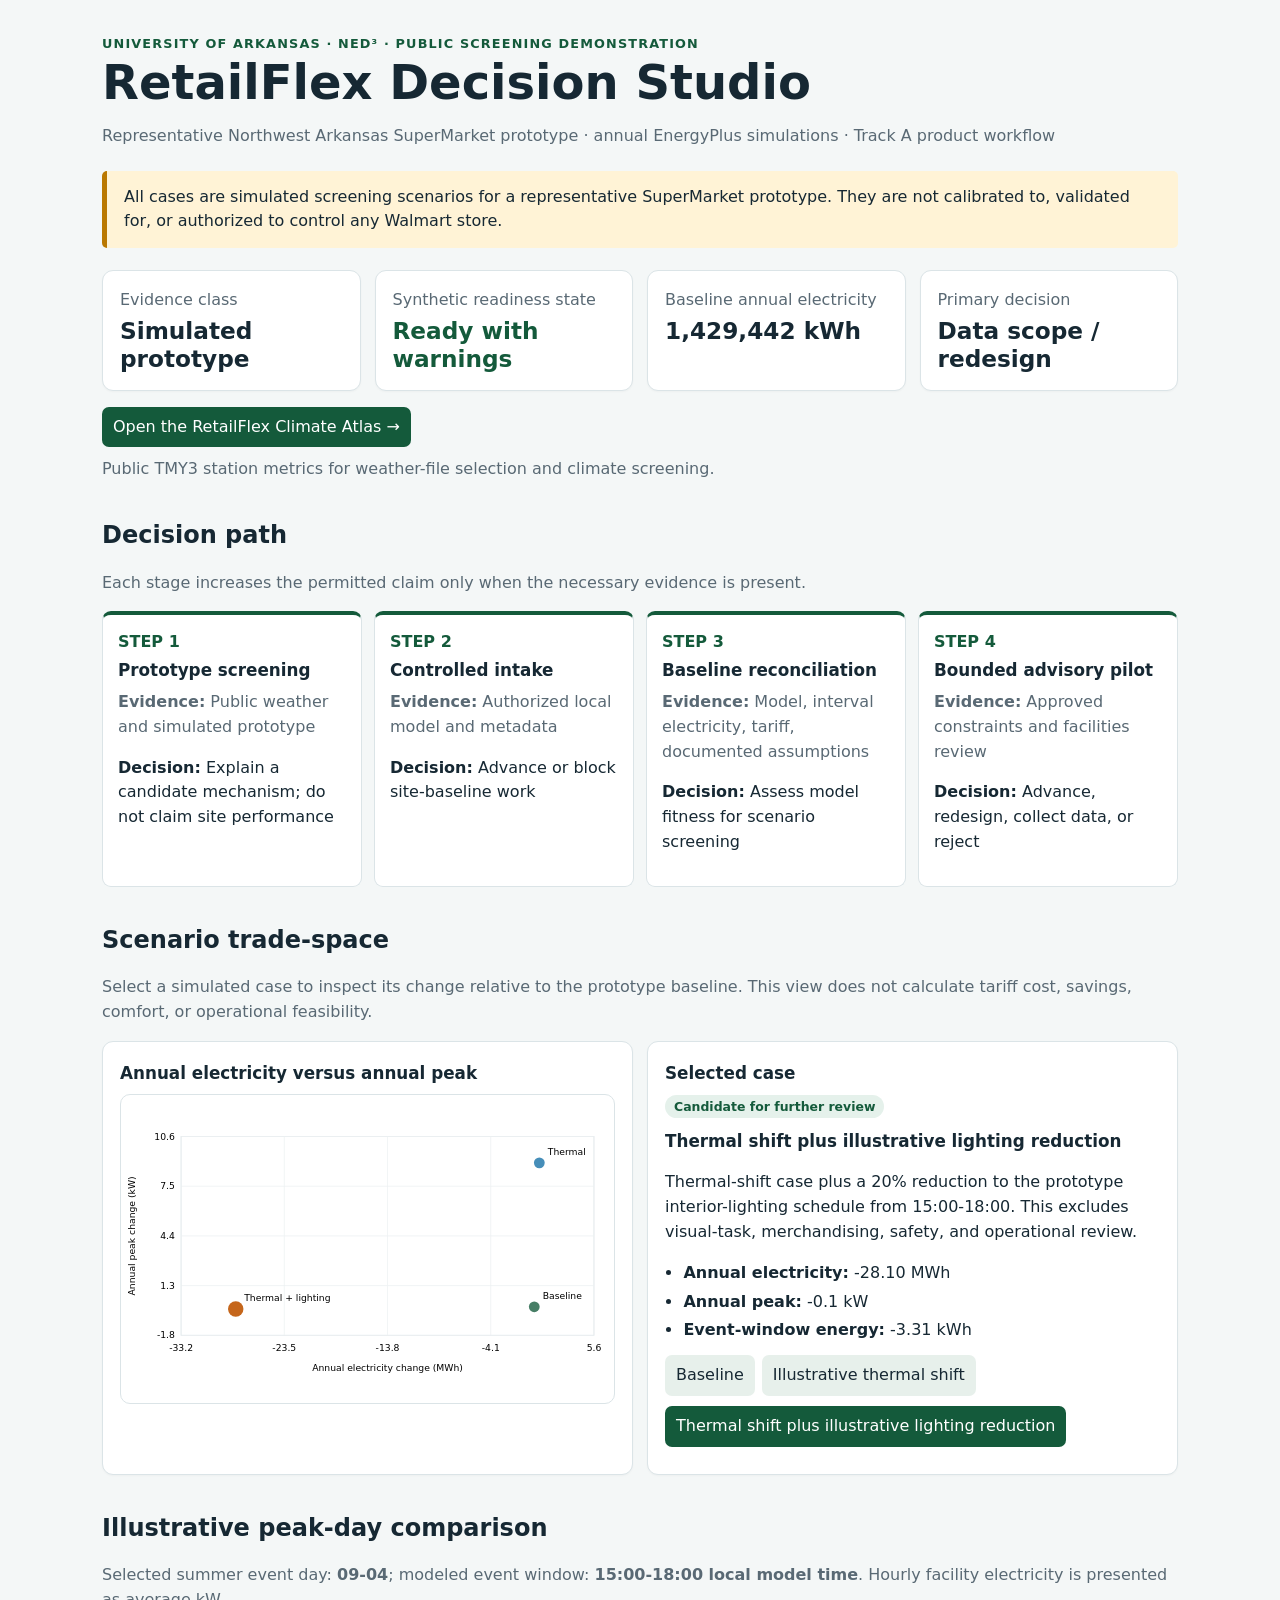
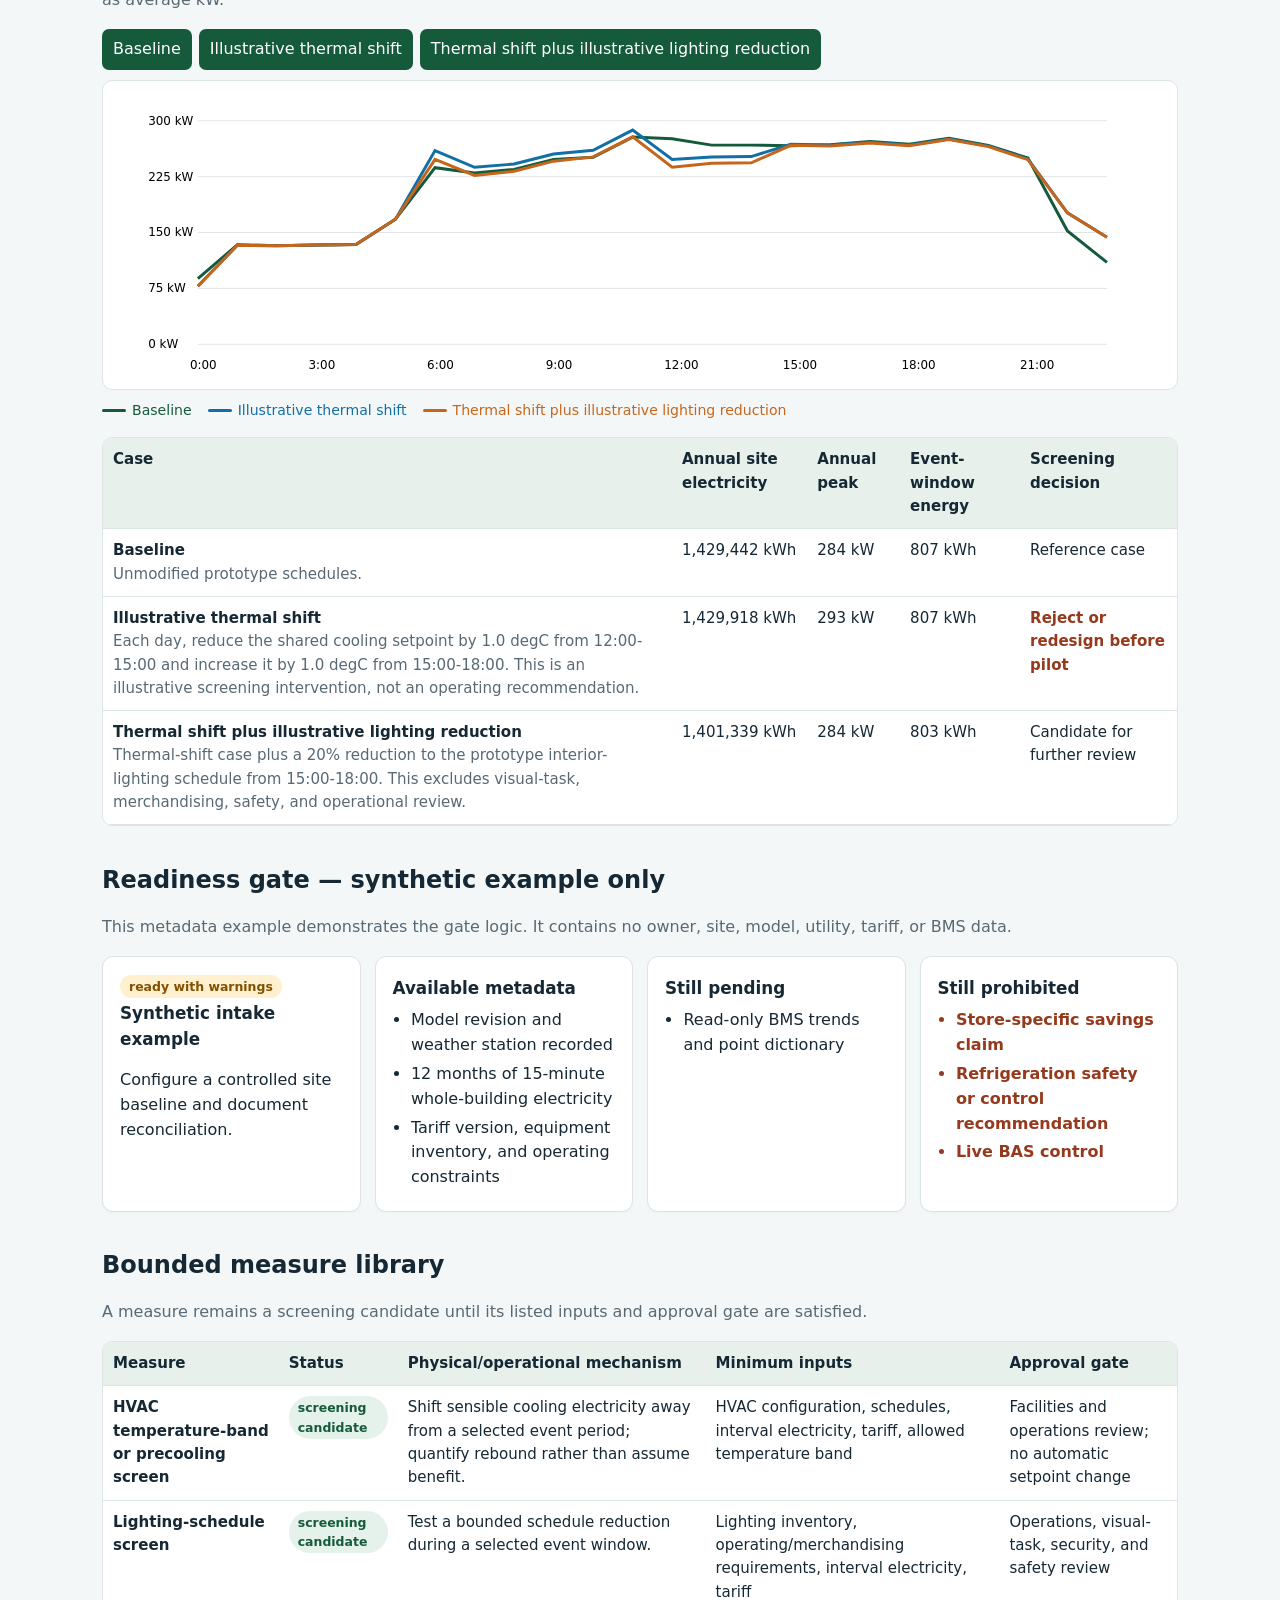
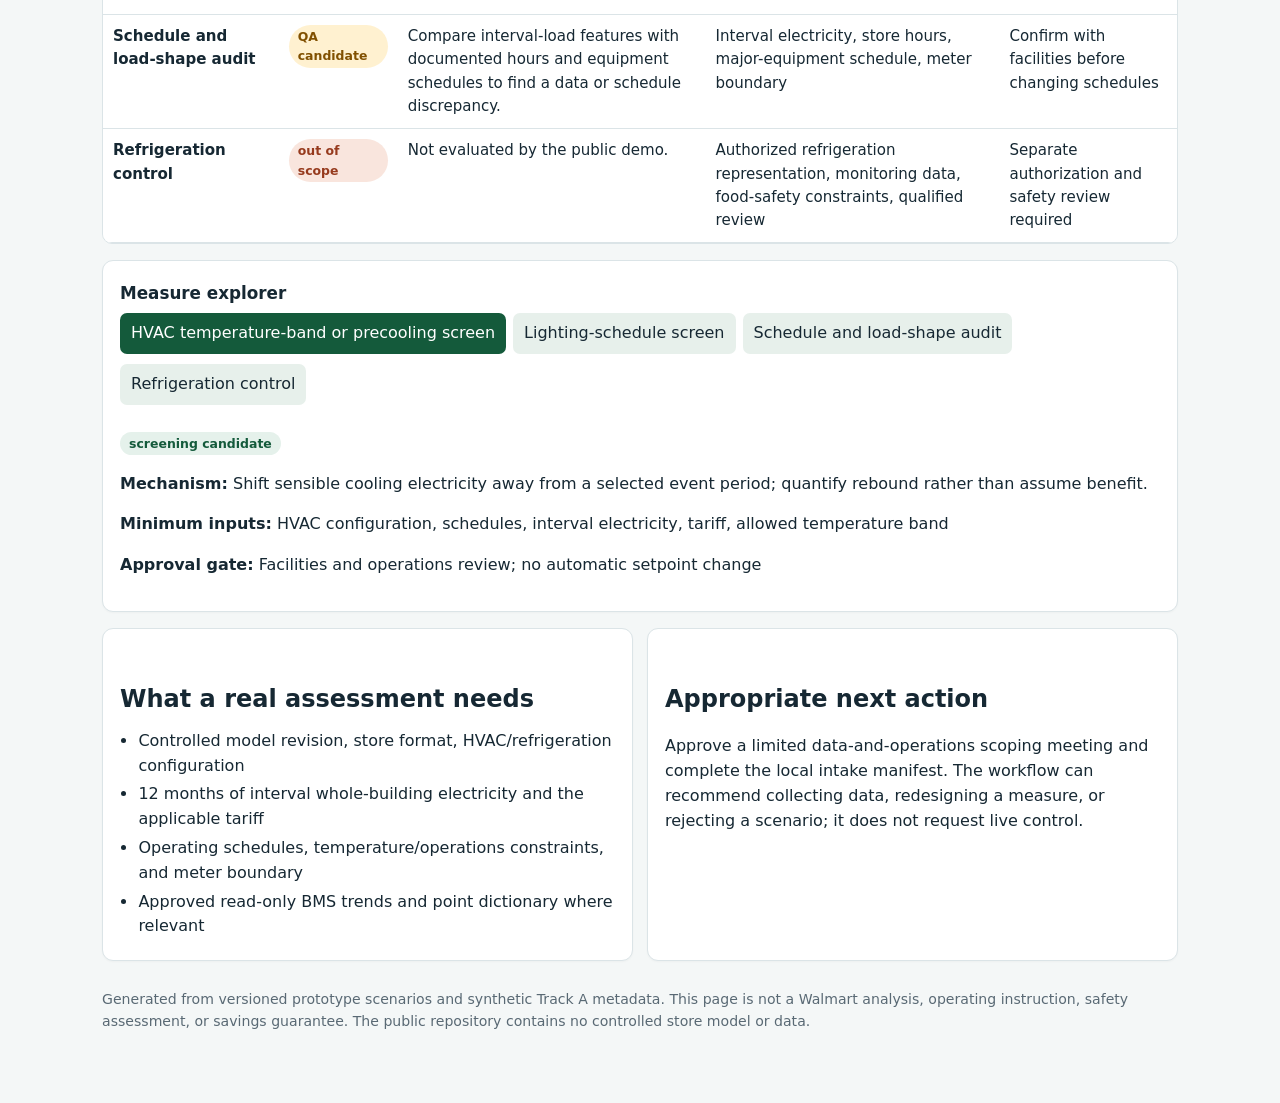
<file: docs/index.html>
<!doctype html>
<html lang="en">
<head>
  <meta charset="utf-8"><meta name="viewport" content="width=device-width, initial-scale=1">
  <title>RetailFlex Decision Studio</title>
  <style>
    :root { --green:#145a3b; --blue:#126fa6; --ink:#162833; --muted:#596974; --line:#dbe4e7; --paper:#f4f7f7; --amber:#fff3d6; --red:#963a1d; }
    * { box-sizing:border-box } body { margin:0; background:var(--paper); color:var(--ink); font:16px/1.55 system-ui,-apple-system,Segoe UI,sans-serif; }
    main { max-width:1120px; margin:auto; padding:34px 22px 56px; } .kicker { color:var(--green); font-size:.8rem; font-weight:800; letter-spacing:.09em; text-transform:uppercase; }
    h1 { font-size:clamp(2rem,5vw,3rem); line-height:1.05; margin:.22rem 0 .5rem; } h2 { margin:2.2rem 0 .65rem; } h3 { margin:.1rem 0 .45rem; font-size:1.05rem; }
    .muted { color:var(--muted) } .boundary { margin:22px 0; padding:14px 17px; background:var(--amber); border-left:5px solid #ba7800; border-radius:5px; }
    .grid { display:grid; grid-template-columns:repeat(auto-fit,minmax(210px,1fr)); gap:14px; } .card,.panel { background:#fff; border:1px solid var(--line); border-radius:11px; padding:17px; box-shadow:0 1px 2px #13222e08; }
    .metric { font-size:1.45rem; font-weight:780; line-height:1.2; margin-top:4px; } .good { color:var(--green) } .risk { color:var(--red); font-weight:750; } .tag { display:inline-block; border-radius:999px; padding:2px 9px; background:#e5f1eb; color:var(--green); font-size:.78rem; font-weight:750; }
    .tag.warn { background:#fff1d0; color:#815000 } .tag.no { background:#f9e5dd; color:var(--red) } .steps { display:grid; grid-template-columns:repeat(auto-fit,minmax(220px,1fr)); gap:12px; counter-reset:step; }
    .step { background:#fff; border-top:4px solid var(--green); border-radius:9px; padding:15px; border-left:1px solid var(--line); border-right:1px solid var(--line); border-bottom:1px solid var(--line); } .num { color:var(--green); font-weight:800; }
    table { width:100%; border-collapse:collapse; background:#fff; font-size:.94rem; } th,td { padding:10px; vertical-align:top; border-bottom:1px solid var(--line); text-align:left; } th { background:#e7f0eb; } .table-wrap { overflow-x:auto; border:1px solid var(--line); border-radius:10px; }
    svg { display:block; width:100%; height:310px; background:#fff; border:1px solid var(--line); border-radius:10px; } .chart-legend { display:flex; flex-wrap:wrap; gap:8px 16px; margin:10px 0 16px; color:var(--muted); font-size:.88rem; } .legend-item { display:inline-flex; align-items:center; gap:6px; } .legend-line { width:24px; height:0; border-top:3px solid currentColor; border-radius:2px; } .legend-item.hidden { opacity:.5; text-decoration:line-through; } button,.action-button { display:inline-block; color:#fff; background:var(--green); border:0; border-radius:7px; padding:8px 11px; margin:0 7px 10px 0; cursor:pointer; font:inherit; text-decoration:none; } .action-button:hover { background:#0d442c; color:#fff; } button.off { background:#80958a; } button.pick { background:#e7f0eb; color:var(--ink); } button.pick[aria-pressed="true"] { background:var(--green); color:#fff; }
    ul { margin:.45rem 0 0; padding-left:1.15rem } li { margin:.25rem 0 } .footer { color:var(--muted); font-size:.88rem; margin-top:28px; } a { color:var(--blue); } @media print { body{background:#fff}.boundary,.card,.panel,.step{box-shadow:none}button{display:none} }
  </style>
</head>
<body><main>
  <div class="kicker">University of Arkansas · NED³ · public screening demonstration</div>
  <h1>RetailFlex Decision Studio</h1>
  <p class="muted">Representative Northwest Arkansas SuperMarket prototype · annual EnergyPlus simulations · Track A product workflow</p>
  <div class="boundary" id="boundary"></div>
  <section class="grid" id="cards"></section>
  <p><a class="action-button" href="atlas/">Open the RetailFlex Climate Atlas →</a><br><span class="muted">Public TMY3 station metrics for weather-file selection and climate screening.</span></p>

  <h2>Decision path</h2>
  <p class="muted">Each stage increases the permitted claim only when the necessary evidence is present.</p>
  <section class="steps" id="workflow"></section>

  <h2>Scenario trade-space</h2>
  <p class="muted">Select a simulated case to inspect its change relative to the prototype baseline. This view does not calculate tariff cost, savings, comfort, or operational feasibility.</p>
  <section class="grid"><div class="panel"><h3>Annual electricity versus annual peak</h3><svg id="scatter" viewBox="0 0 640 340" role="img" aria-label="Scenario trade-space showing annual electricity change and annual peak change"></svg></div><div class="panel"><h3>Selected case</h3><div id="scenarioSelection"></div><div id="scenarioChooser" style="margin-top:12px"></div></div></section>

  <h2>Illustrative peak-day comparison</h2>
  <p class="muted">Selected summer event day: <strong id="day"></strong>; modeled event window: <strong id="window"></strong>. Hourly facility electricity is presented as average kW.</p>
  <div id="toggles"></div><svg id="chart" viewBox="0 0 1000 310" role="img" aria-label="Hourly facility electricity comparison"></svg><div id="chartLegend" class="chart-legend" aria-label="Scenario legend"></div>
  <div class="table-wrap"><table><thead><tr><th>Case</th><th>Annual site electricity</th><th>Annual peak</th><th>Event-window energy</th><th>Screening decision</th></tr></thead><tbody id="scenarioRows"></tbody></table></div>

  <h2>Readiness gate — synthetic example only</h2>
  <p class="muted">This metadata example demonstrates the gate logic. It contains no owner, site, model, utility, tariff, or BMS data.</p>
  <section class="grid" id="readiness"></section>

  <h2>Bounded measure library</h2>
  <p class="muted">A measure remains a screening candidate until its listed inputs and approval gate are satisfied.</p>
  <div class="table-wrap"><table><thead><tr><th>Measure</th><th>Status</th><th>Physical/operational mechanism</th><th>Minimum inputs</th><th>Approval gate</th></tr></thead><tbody id="measures"></tbody></table></div>
  <section class="panel" style="margin-top:16px"><h3>Measure explorer</h3><div id="measureControls"></div><div id="measureDetail"></div></section>

  <section class="grid" style="margin-top:16px"><div class="panel"><h2>What a real assessment needs</h2><ul><li>Controlled model revision, store format, HVAC/refrigeration configuration</li><li>12 months of interval whole-building electricity and the applicable tariff</li><li>Operating schedules, temperature/operations constraints, and meter boundary</li><li>Approved read-only BMS trends and point dictionary where relevant</li></ul></div><div class="panel"><h2>Appropriate next action</h2><p>Approve a limited data-and-operations scoping meeting and complete the local intake manifest. The workflow can recommend collecting data, redesigning a measure, or rejecting a scenario; it does not request live control.</p></div></section>
  <p class="footer">Generated from versioned prototype scenarios and synthetic Track A metadata. This page is not a Walmart analysis, operating instruction, safety assessment, or savings guarantee. The public repository contains no controlled store model or data.</p>
</main>
<script>
const d={"schema_version":"0.1.0","evidence_class":"simulated_screening","claim_boundary":"All cases are simulated screening scenarios for a representative SuperMarket prototype. They are not calibrated to, validated for, or authorized to control any Walmart store.","event_day":"09-04","event_window":"15:00-18:00 local model time","summaries":{"baseline":{"id":"baseline","label":"Baseline","description":"Unmodified prototype schedules.","annual_site_kwh":1429442.2385236416,"annual_peak_kw":284.3347507652194,"event_window_kwh":806.6900214908632,"event_day_hourly_kw":[{"hour":0,"kw":88.24962179710867},{"hour":1,"kw":133.69975288506575},{"hour":2,"kw":132.3963281115537},{"hour":3,"kw":133.20621645905914},{"hour":4,"kw":133.96319061485715},{"hour":5,"kw":167.82090044820785},{"hour":6,"kw":237.02501605264007},{"hour":7,"kw":229.7500212281658},{"hour":8,"kw":234.59481665743616},{"hour":9,"kw":247.84959247097828},{"hour":10,"kw":250.9132226174475},{"hour":11,"kw":278.08163379747515},{"hour":12,"kw":275.75769022640986},{"hour":13,"kw":267.2697221884451},{"hour":14,"kw":267.277377664394},{"hour":15,"kw":266.542644295609},{"hour":16,"kw":267.94751411680744},{"hour":17,"kw":272.1998630784467},{"hour":18,"kw":268.40465482505584},{"hour":19,"kw":276.52935400150795},{"hour":20,"kw":266.82209238056333},{"hour":21,"kw":250.04350898093685},{"hour":22,"kw":152.04997936931247},{"hour":23,"kw":109.98228443474477}]},"thermal_shift":{"id":"thermal_shift","label":"Illustrative thermal shift","description":"Each day, reduce the shared cooling setpoint by 1.0 degC from 12:00-15:00 and increase it by 1.0 degC from 15:00-18:00. This is an illustrative screening intervention, not an operating recommendation.","annual_site_kwh":1429918.243198524,"annual_peak_kw":293.304633808448,"event_window_kwh":807.029138991719,"event_day_hourly_kw":[{"hour":0,"kw":77.78588300979845},{"hour":1,"kw":132.96000369956454},{"hour":2,"kw":132.38053895516538},{"hour":3,"kw":133.19138510974463},{"hour":4,"kw":133.94763090157488},{"hour":5,"kw":167.80486528027714},{"hour":6,"kw":259.999968192814},{"hour":7,"kw":237.53040656269457},{"hour":8,"kw":241.89286753894785},{"hour":9,"kw":255.38108090630325},{"hour":10,"kw":260.46121496030435},{"hour":11,"kw":287.460508669702},{"hour":12,"kw":248.04680894231504},{"hour":13,"kw":251.48302253127912},{"hour":14,"kw":251.8875877363319},{"hour":15,"kw":268.4923676465932},{"hour":16,"kw":267.3366605826892},{"hour":17,"kw":271.2001107624367},{"hour":18,"kw":267.37648645356023},{"hour":19,"kw":275.57299014458596},{"hour":20,"kw":265.9248411936021},{"hour":21,"kw":248.68971759215935},{"hour":22,"kw":176.47767920095703},{"hour":23,"kw":143.7145892905659}]},"thermal_shift_lighting":{"id":"thermal_shift_lighting","label":"Thermal shift plus illustrative lighting reduction","description":"Thermal-shift case plus a 20% reduction to the prototype interior-lighting schedule from 15:00-18:00. This excludes visual-task, merchandising, safety, and operational review.","annual_site_kwh":1401339.09171478,"annual_peak_kw":284.19941982037346,"event_window_kwh":803.3842090536973,"event_day_hourly_kw":[{"hour":0,"kw":77.78086732878205},{"hour":1,"kw":132.931805384594},{"hour":2,"kw":132.36019702232633},{"hour":3,"kw":133.17181843272954},{"hour":4,"kw":133.9275860736643},{"hour":5,"kw":167.7843375833027},{"hour":6,"kw":248.20976170536602},{"hour":7,"kw":226.69341098605966},{"hour":8,"kw":232.18481543169884},{"hour":9,"kw":245.73402079654747},{"hour":10,"kw":251.4501984162289},{"hour":11,"kw":278.3573747061361},{"hour":12,"kw":237.66507276416985},{"hour":13,"kw":243.05091053257945},{"hour":14,"kw":243.5267750176696},{"hour":15,"kw":267.0016822568519},{"hour":16,"kw":266.1990110107544},{"hour":17,"kw":270.18351578609105},{"hour":18,"kw":266.45522841044715},{"hour":19,"kw":274.7279579668047},{"hour":20,"kw":265.2750488684644},{"hour":21,"kw":247.7295686800423},{"hour":22,"kw":176.44679776029017},{"hour":23,"kw":143.68145482605195}]}}}; const t={"schema_version":"0.1.0","evidence_class":"synthetic_metadata_and_simulated_prototype_outputs","readiness_example":{"label":"Synthetic intake example","status":"ready_with_warnings","next_step":"Configure a controlled site baseline and document reconciliation.","available":["Model revision and weather station recorded","12 months of 15-minute whole-building electricity","Tariff version, equipment inventory, and operating constraints"],"pending":["Read-only BMS trends and point dictionary"],"blocked_actions":["Store-specific savings claim","Refrigeration safety or control recommendation","Live BAS control"]},"workflow":[{"step":"1","title":"Prototype screening","evidence":"Public weather and simulated prototype","decision":"Explain a candidate mechanism; do not claim site performance"},{"step":"2","title":"Controlled intake","evidence":"Authorized local model and metadata","decision":"Advance or block site-baseline work"},{"step":"3","title":"Baseline reconciliation","evidence":"Model, interval electricity, tariff, documented assumptions","decision":"Assess model fitness for scenario screening"},{"step":"4","title":"Bounded advisory pilot","evidence":"Approved constraints and facilities review","decision":"Advance, redesign, collect data, or reject"}],"measure_library":[{"name":"HVAC temperature-band or precooling screen","state":"screening candidate","mechanism":"Shift sensible cooling electricity away from a selected event period; quantify rebound rather than assume benefit.","minimum_inputs":"HVAC configuration, schedules, interval electricity, tariff, allowed temperature band","approval_gate":"Facilities and operations review; no automatic setpoint change"},{"name":"Lighting-schedule screen","state":"screening candidate","mechanism":"Test a bounded schedule reduction during a selected event window.","minimum_inputs":"Lighting inventory, operating/merchandising requirements, interval electricity, tariff","approval_gate":"Operations, visual-task, security, and safety review"},{"name":"Schedule and load-shape audit","state":"QA candidate","mechanism":"Compare interval-load features with documented hours and equipment schedules to find a data or schedule discrepancy.","minimum_inputs":"Interval electricity, store hours, major-equipment schedule, meter boundary","approval_gate":"Confirm with facilities before changing schedules"},{"name":"Refrigeration control","state":"out of scope","mechanism":"Not evaluated by the public demo.","minimum_inputs":"Authorized refrigeration representation, monitoring data, food-safety constraints, qualified review","approval_gate":"Separate authorization and safety review required"}]}; const s=Object.values(d.summaries); const base=d.summaries.baseline;
const fmt=n=>n.toLocaleString(undefined,{maximumFractionDigits:0}); const verdict=x=>x.id==='baseline'?'Reference case':x.event_window_kwh<base.event_window_kwh?'Candidate for further review':'Reject or redesign before pilot';
document.querySelector('#boundary').textContent=d.claim_boundary; document.querySelector('#day').textContent=d.event_day; document.querySelector('#window').textContent=d.event_window;
document.querySelector('#cards').innerHTML=`<div class="card"><div class="muted">Evidence class</div><div class="metric">Simulated prototype</div></div><div class="card"><div class="muted">Synthetic readiness state</div><div class="metric good">Ready with warnings</div></div><div class="card"><div class="muted">Baseline annual electricity</div><div class="metric">${fmt(base.annual_site_kwh)} kWh</div></div><div class="card"><div class="muted">Primary decision</div><div class="metric">Data scope / redesign</div></div>`;
document.querySelector('#workflow').innerHTML=t.workflow.map(x=>`<article class="step"><div class="num">STEP ${x.step}</div><h3>${x.title}</h3><div class="muted"><strong>Evidence:</strong> ${x.evidence}</div><p><strong>Decision:</strong> ${x.decision}</p></article>`).join('');
document.querySelector('#scenarioRows').innerHTML=s.map(x=>`<tr><td><strong>${x.label}</strong><br><span class="muted">${x.description}</span></td><td>${fmt(x.annual_site_kwh)} kWh</td><td>${fmt(x.annual_peak_kw)} kW</td><td>${fmt(x.event_window_kwh)} kWh</td><td class="${verdict(x).startsWith('Reject')?'risk':''}">${verdict(x)}</td></tr>`).join('');
const r=t.readiness_example; document.querySelector('#readiness').innerHTML=`<div class="card"><span class="tag warn">${r.status.replaceAll('_',' ')}</span><h3>${r.label}</h3><p>${r.next_step}</p></div><div class="card"><h3>Available metadata</h3><ul>${r.available.map(x=>`<li>${x}</li>`).join('')}</ul></div><div class="card"><h3>Still pending</h3><ul>${r.pending.map(x=>`<li>${x}</li>`).join('')}</ul></div><div class="card"><h3>Still prohibited</h3><ul>${r.blocked_actions.map(x=>`<li class="risk">${x}</li>`).join('')}</ul></div>`;
document.querySelector('#measures').innerHTML=t.measure_library.map(x=>`<tr><td><strong>${x.name}</strong></td><td><span class="tag ${x.state==='out of scope'?'no':x.state==='QA candidate'?'warn':''}">${x.state}</span></td><td>${x.mechanism}</td><td>${x.minimum_inputs}</td><td>${x.approval_gate}</td></tr>`).join('');
let selectedScenarioId='thermal_shift_lighting'; let selectedMeasureIndex=0;
function scenarioById(id){return s.find(x=>x.id===id)}
function drawScatter(){const svg=document.querySelector('#scatter');const values=s.map(x=>({x:(x.annual_site_kwh-base.annual_site_kwh)/1000,y:x.annual_peak_kw-base.annual_peak_kw,label:x.label,id:x.id,event:x.event_window_kwh-base.event_window_kwh}));const extent=(values,key)=>{const a=values.map(v=>v[key]);const lo=Math.min(...a),hi=Math.max(...a),pad=Math.max((hi-lo)*.18,.15);return[lo-pad,hi+pad]};const [x0,x1]=extent(values,'x'),[y0,y1]=extent(values,'y'),L=78,R=26,T=24,B=58,W=640,H=340,x=v=>L+(v-x0)/(x1-x0)*(W-L-R),y=v=>H-B-(v-y0)/(y1-y0)*(H-T-B);let out=`<rect x="${L}" y="${T}" width="${W-L-R}" height="${H-T-B}" fill="none" stroke="#dbe4e7"/>`;for(let i=0;i<=4;i++){const xv=x0+(x1-x0)*i/4,yv=y0+(y1-y0)*i/4;out+=`<line x1="${x(xv)}" y1="${T}" x2="${x(xv)}" y2="${H-B}" stroke="#edf1f2"/><text x="${x(xv)}" y="${H-B+20}" text-anchor="middle" font-size="12">${xv.toFixed(1)}</text><line x1="${L}" y1="${y(yv)}" x2="${W-R}" y2="${y(yv)}" stroke="#edf1f2"/><text x="${L-8}" y="${y(yv)+4}" text-anchor="end" font-size="12">${yv.toFixed(1)}</text>`}out+=`<text x="${(L+W-R)/2}" y="${H-12}" text-anchor="middle" font-size="12">Annual electricity change (MWh)</text><text transform="translate(18 ${(T+H-B)/2}) rotate(-90)" text-anchor="middle" font-size="12">Annual peak change (kW)</text>`;values.forEach((v,i)=>{const active=v.id===selectedScenarioId;out+=`<circle cx="${x(v.x)}" cy="${y(v.y)}" r="${active?10:7}" fill="${colors[i]}" opacity="${active?1:.78}"/><text x="${x(v.x)+11}" y="${y(v.y)-10}" font-size="12">${v.id==='baseline'?'Baseline':v.id==='thermal_shift'?'Thermal':'Thermal + lighting'}</text>`});svg.innerHTML=out}
function renderScenarioSelection(){const x=scenarioById(selectedScenarioId),annual=x.annual_site_kwh-base.annual_site_kwh,peak=x.annual_peak_kw-base.annual_peak_kw,event=x.event_window_kwh-base.event_window_kwh;document.querySelector('#scenarioSelection').innerHTML=`<span class="tag ${verdict(x).startsWith('Reject')?'no':''}">${verdict(x)}</span><h3 style="margin-top:10px">${x.label}</h3><p>${x.description}</p><ul><li><strong>Annual electricity:</strong> ${annual>=0?'+':''}${(annual/1000).toFixed(2)} MWh</li><li><strong>Annual peak:</strong> ${peak>=0?'+':''}${peak.toFixed(1)} kW</li><li><strong>Event-window energy:</strong> ${event>=0?'+':''}${event.toFixed(2)} kWh</li></ul>`;document.querySelector('#scenarioChooser').innerHTML=s.map(x=>`<button class="pick" aria-pressed="${x.id===selectedScenarioId}" onclick="selectScenario('${x.id}')">${x.label}</button>`).join('')}
window.selectScenario=id=>{selectedScenarioId=id;renderScenarioSelection();drawScatter()};
function renderMeasureExplorer(){const m=t.measure_library[selectedMeasureIndex];document.querySelector('#measureControls').innerHTML=t.measure_library.map((x,i)=>`<button class="pick" aria-pressed="${i===selectedMeasureIndex}" onclick="selectMeasure(${i})">${x.name}</button>`).join('');document.querySelector('#measureDetail').innerHTML=`<p><span class="tag ${m.state==='out of scope'?'no':m.state==='QA candidate'?'warn':''}">${m.state}</span></p><p><strong>Mechanism:</strong> ${m.mechanism}</p><p><strong>Minimum inputs:</strong> ${m.minimum_inputs}</p><p><strong>Approval gate:</strong> ${m.approval_gate}</p>`}
window.selectMeasure=i=>{selectedMeasureIndex=i;renderMeasureExplorer()};
const colors=['#145a3b','#126fa6','#c5661b']; let shown=new Set(s.map(x=>x.id)); function draw(){document.querySelector('#toggles').innerHTML=s.map((x,i)=>`<button class="${shown.has(x.id)?'':'off'}" aria-pressed="${shown.has(x.id)}" onclick="toggleCase('${x.id}')">${x.label}</button>`).join(''); document.querySelector('#chartLegend').innerHTML=s.map((x,i)=>`<span class="legend-item ${shown.has(x.id)?'':'hidden'}" style="color:${colors[i]}"><span class="legend-line"></span><span>${x.label}</span></span>`).join(''); const all=s.flatMap(x=>x.event_day_hourly_kw.map(p=>p.kw)); const max=Math.ceil(Math.max(...all)/20)*20; let out=''; for(let y=0;y<=max;y+=max/4){const py=265-y/max*225;out+=`<line x1="55" y1="${py}" x2="970" y2="${py}" stroke="#dfe5e8"/><text x="5" y="${py+4}" font-size="12">${Math.round(y)} kW</text>`} for(let h=0;h<24;h+=3){const x=55+h/23*915;out+=`<text x="${x-8}" y="290" font-size="12">${h}:00</text>`} s.forEach((x,i)=>{if(!shown.has(x.id))return;const pts=x.event_day_hourly_kw.map(p=>`${55+p.hour/23*915},${265-p.kw/max*225}`).join(' ');out+=`<polyline points="${pts}" fill="none" stroke="${colors[i]}" stroke-width="3"/>`}); document.querySelector('#chart').innerHTML=out;} window.toggleCase=id=>{shown.has(id)?shown.delete(id):shown.add(id);draw()}; renderScenarioSelection(); drawScatter(); renderMeasureExplorer(); draw();
</script></body></html>
</file>
